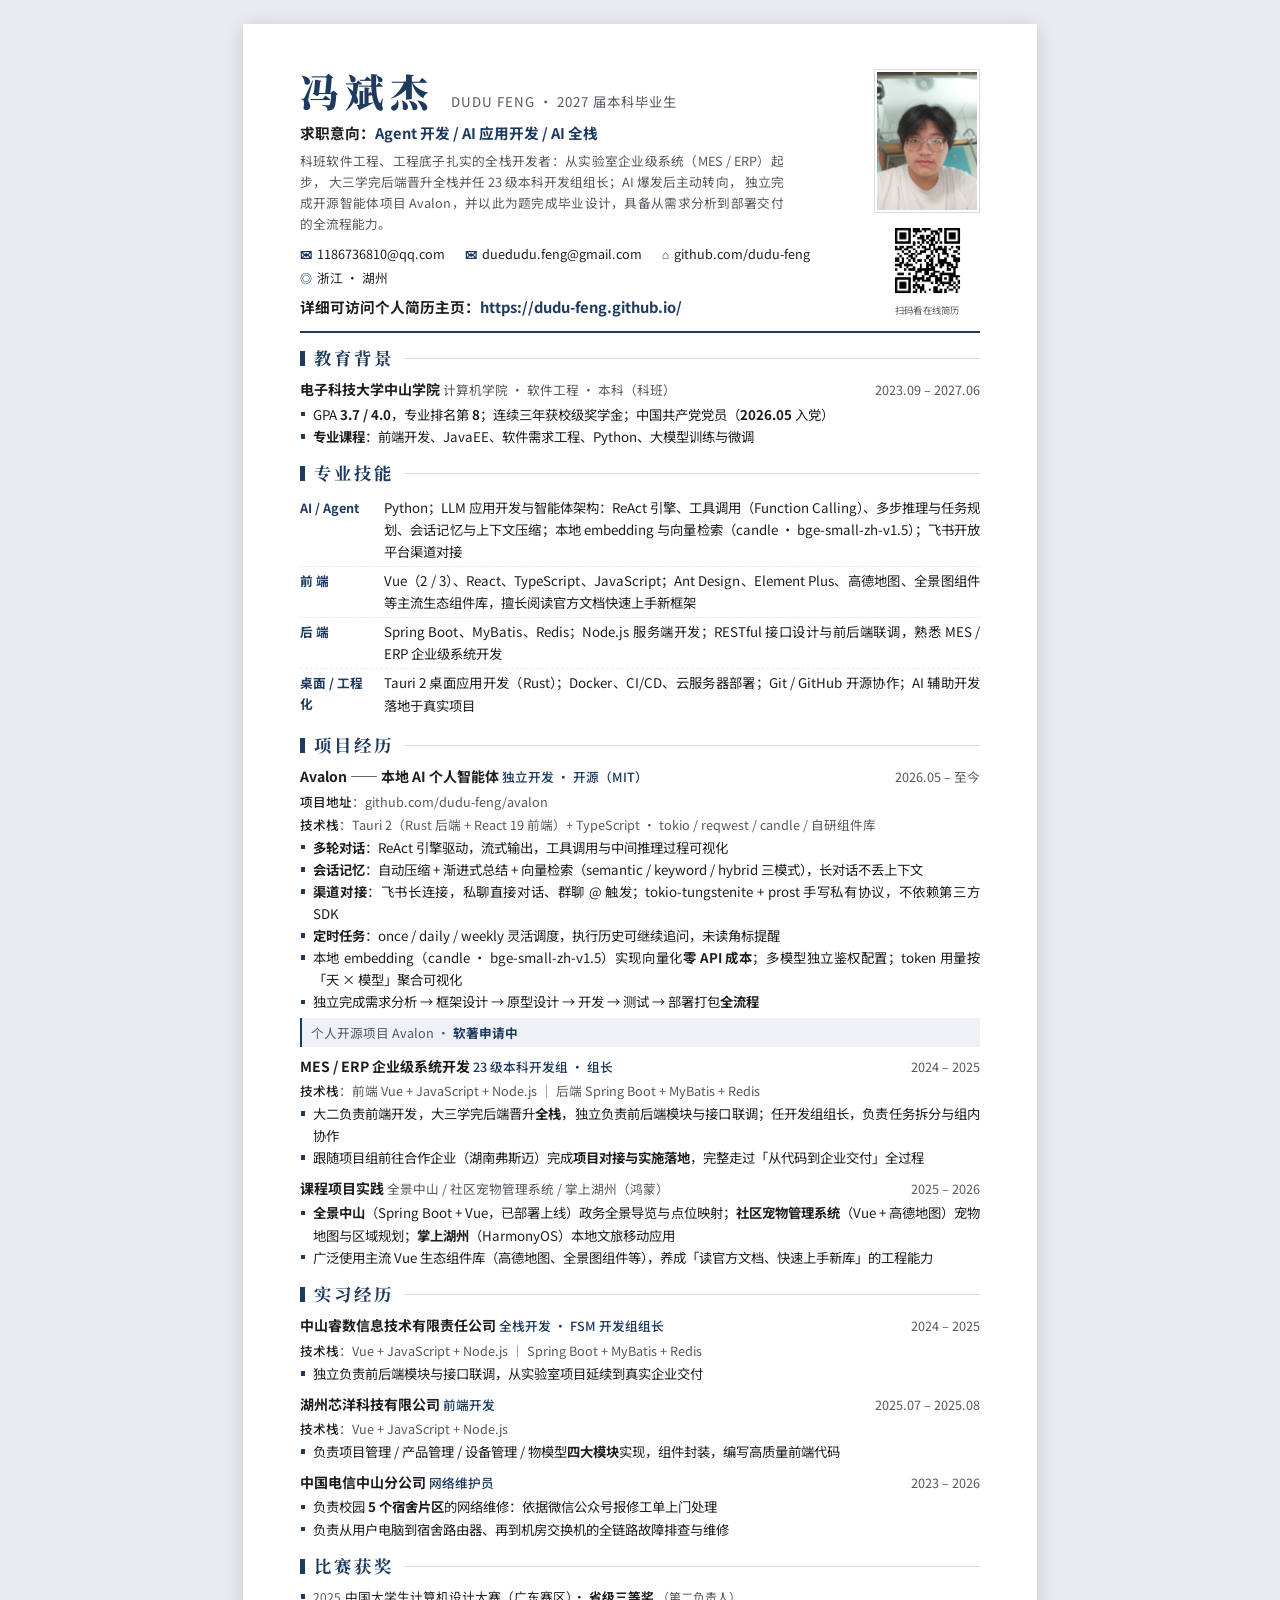
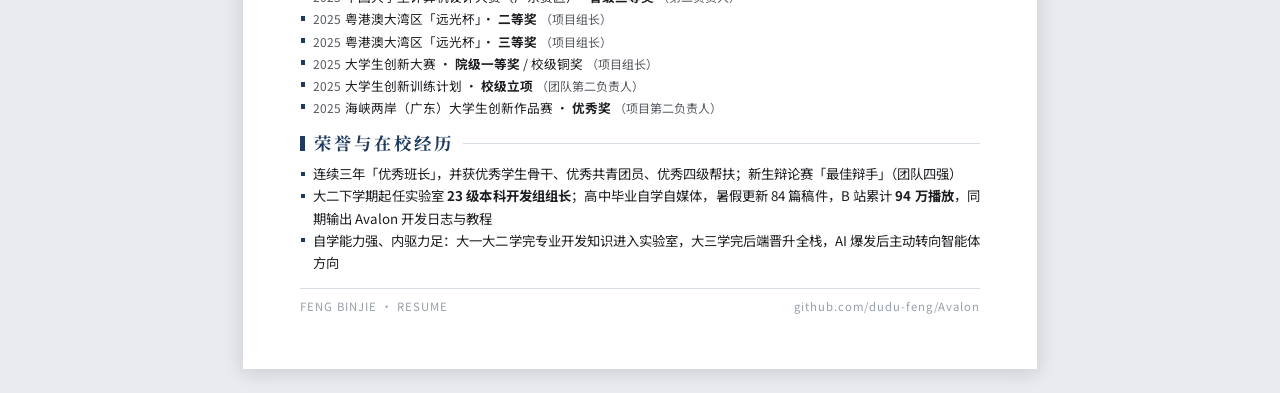
<file: signal/冯斌杰-27简历.html>
<!DOCTYPE html>
<html lang="zh-CN">
<head>
<meta charset="UTF-8" />
<meta name="viewport" content="width=device-width, initial-scale=1.0" />
<title>冯斌杰 - 个人简历</title>
<link rel="preconnect" href="https://fonts.googleapis.com" />
<link rel="preconnect" href="https://fonts.gstatic.com" crossorigin />
<link href="https://fonts.googleapis.com/css2?family=Noto+Sans+SC:wght@400;500;700&family=Noto+Serif+SC:wght@600;700;900&display=swap" rel="stylesheet" />
<style>
  :root {
    --ink: #1c1e21;          /* 正文墨色 */
    --ink-light: #55595f;    /* 次要信息 */
    --accent: #1e3a5f;       /* 传统藏蓝 */
    --accent-soft: #eef2f7;  /* 藏蓝浅底 */
    --rule: #d8dee6;         /* 分隔线 */
    --paper: #ffffff;
  }

  * { margin: 0; padding: 0; box-sizing: border-box; }

  html { -webkit-print-color-adjust: exact; print-color-adjust: exact; }

  body {
    font-family: "Noto Sans SC", "PingFang SC", "Microsoft YaHei", sans-serif;
    color: var(--ink);
    background: #e9ebee;
    font-size: 10pt;
    line-height: 1.66;
  }

  /* ===== A4 纸张 ===== */
  .sheet {
    width: 210mm;
    min-height: 297mm;
    margin: 24px auto;
    background: var(--paper);
    padding: 12mm 15mm 14mm;
    box-shadow: 0 3px 18px rgba(20, 30, 45, 0.16);
    position: relative;
  }

  /* ===== 页眉：姓名 / 意向 / 联系方式 ===== */
  .header {
    display: flex;
    justify-content: space-between;
    align-items: flex-start;
    padding-bottom: 11px;
    border-bottom: 2.5px solid var(--accent);
  }

  .header-main { flex: 1; }

  .name-row {
    display: flex;
    align-items: baseline;
    gap: 16px;
  }

  .name {
    font-family: "Noto Serif SC", "SimSun", serif;
    font-weight: 900;
    font-size: 29pt;
    letter-spacing: 6px;
    color: var(--accent);
    line-height: 1.15;
  }

  .name-en {
    font-size: 10pt;
    color: var(--ink-light);
    letter-spacing: 1px;
  }

  .intent {
    margin-top: 7px;
    font-size: 11pt;
    font-weight: 700;
    color: var(--ink);
  }

  .intent span { color: var(--accent); }

  .profile {
    margin-top: 5px;
    max-width: 128mm;
    color: var(--ink-light);
    font-size: 9.5pt;
    text-align: justify;
  }

  .contact {
    margin-top: 9px;
    display: flex;
    flex-wrap: wrap;
    gap: 3px 20px;
    font-size: 9.5pt;
    color: var(--ink);
  }

  .contact i {
    font-style: normal;
    color: var(--accent);
    font-weight: 700;
    margin-right: 5px;
    font-size: 9pt;
  }

  /* 右侧栏：证件照 + 简历二维码。
     二维码落在照片正下方，纵向正好与左侧「个人简历主页」那行网址齐平，
     读者看到网址的同时就能顺手扫码 */
  .header-aside {
    flex-shrink: 0;
    margin-left: 12px;
    display: flex;
    flex-direction: column;
    align-items: center;
    gap: 6px;
  }

  .photo {
    width: 28mm;
    height: 38mm;
    object-fit: cover;
    border: 1px solid var(--rule);
    padding: 2px;
  }

  .qr { margin: 0; text-align: center; }

  .qr__img {
    display: block;
    width: 22mm;
    height: 22mm;
  }

  .qr__cap {
    display: block;
    margin-top: 2px;
    font-size: 7pt;
    line-height: 1.3;
    color: var(--ink-light);
    letter-spacing: 0.3px;
  }

  /* ===== 章节标题（传统样式：色块 + 细线）===== */
  .section { margin-top: 11px; }

  .sec-title {
    display: flex;
    align-items: center;
    gap: 9px;
    margin-bottom: 6px;
  }

  .sec-title::before {
    content: "";
    width: 5px;
    height: 15px;
    background: var(--accent);
    flex-shrink: 0;
  }

  .sec-title h2 {
    font-family: "Noto Serif SC", "SimSun", serif;
    font-size: 13pt;
    font-weight: 700;
    letter-spacing: 3px;
    color: var(--accent);
  }

  .sec-title::after {
    content: "";
    flex: 1;
    height: 1px;
    background: var(--rule);
  }

  /* ===== 条目：标题行 + 时间右对齐 ===== */
  .entry { margin-bottom: 8px; }
  .entry:last-child { margin-bottom: 0; }

  .entry-head {
    display: flex;
    justify-content: space-between;
    align-items: baseline;
    gap: 10px;
  }

  .entry-title { font-weight: 700; font-size: 10.5pt; }

  .entry-sub { font-weight: 400; color: var(--ink-light); font-size: 9.5pt; }

  .entry-date {
    font-size: 9.5pt;
    color: var(--ink-light);
    white-space: nowrap;
    font-variant-numeric: tabular-nums;
  }

  .entry-title .role {
    font-weight: 500;
    color: var(--accent);
    font-size: 9.5pt;
  }

  ul.dots { list-style: none; margin-top: 2px; }
  ul.dots li {
    padding-left: 13px;
    position: relative;
    text-align: justify;
    color: var(--ink);
  }
  ul.dots li::before {
    content: "";
    position: absolute;
    left: 1px;
    top: 0.62em;
    width: 4.5px;
    height: 4.5px;
    background: var(--accent);
  }
  ul.dots li b { font-weight: 700; }

  .tech-line {
    font-size: 9.5pt;
    color: var(--ink-light);
    margin-top: 2px;
    text-align: justify;
  }
  .tech-line b { color: var(--ink); font-weight: 500; }

  /* 条目收尾的补充说明（如软著状态），浅底缩进块 */
  .note-line {
    margin-top: 4px;
    padding: 4px 9px;
    background: var(--accent-soft);
    border-left: 2.5px solid var(--accent);
    font-size: 9.5pt;
    color: var(--ink-light);
    text-align: justify;
  }
  .note-line b { color: var(--accent); font-weight: 700; }

  /* 技能分组 */
  .skill-row {
    display: flex;
    gap: 10px;
    padding: 3px 0;
  }
  .skill-row + .skill-row { border-top: 1px dashed #e6eaef; }
  .skill-key {
    flex-shrink: 0;
    width: 74px;
    font-weight: 700;
    color: var(--accent);
    font-size: 9.5pt;
  }
  .skill-val { flex: 1; text-align: justify; }

  /* 比赛获奖：赛事全称较长，单栏排列每条一行，比双栏折行更整齐且不额外占高 */
  .award-list {
    list-style: none;
    display: grid;
    grid-template-columns: 1fr;
    gap: 1px 0;
  }
  .award-list li {
    padding-left: 13px;
    position: relative;
    font-size: 9.5pt;
    text-align: justify;
  }
  .award-list li::before {
    content: "";
    position: absolute;
    left: 1px;
    top: 0.6em;
    width: 4.5px;
    height: 4.5px;
    background: var(--accent);
  }
  .award-list .yr { color: var(--ink-light); font-size: 9pt; margin-right: 4px; }
  .award-list .cap { color: var(--ink-light); font-size: 9pt; }

  /* 课程项目：一行式罗列，省版面 */
  .course-line {
    font-size: 9.5pt;
    color: var(--ink-light);
    text-align: justify;
  }
  .course-line b { color: var(--ink); font-weight: 500; }

  .foot-note {
    margin-top: 14px;
    padding-top: 8px;
    border-top: 1px solid var(--rule);
    display: flex;
    justify-content: space-between;
    font-size: 8.5pt;
    color: #98a0aa;
    letter-spacing: 1px;
  }

  /* ===== 打印适配 ===== */
  /* 由 @page 统一控制页边距，保证每一页都有相同留白（不依赖浏览器默认值） */
  @page { size: A4; margin: 12mm 14mm; }

  @media print {
    body { background: none; font-size: 10pt; }
    .sheet {
      width: auto;
      min-height: auto;
      margin: 0;
      padding: 0;
      box-shadow: none;
    }
    /* 细粒度分页：标题不孤悬、单条不断裂 */
    .sec-title { break-after: avoid; }
    /* 补充说明块是 Avalon 条目的收尾，允许其后分页，
       否则会被强制与下一条 MES 绑定、整组掉到第 2 页 */
    .entry-head, .tech-line { break-after: avoid; }
    .note-line { break-before: avoid; }
    /* 条目本身允许跨页，避免「整块掉页」在页尾留下大片空白；
       断点仍受上面 break-after: avoid 约束，不会出现标题孤悬 */
    ul.dots li, .skill-row, .award-list li, .foot-note { break-inside: avoid; }
  }

  @media screen and (max-width: 840px) {
    .sheet { width: 100%; margin: 0; padding: 20px 16px; }
    .header { flex-direction: column; }
    /* 窄屏改为「照片 + 二维码」横排置顶 */
    .header-aside {
      flex-direction: row;
      align-items: center;
      gap: 12px;
      margin: 0 0 10px;
      order: -1;
    }
  }
</style>
</head>
<body>

<div class="sheet">

  <!-- ============ 页眉 ============ -->
  <header class="header">
    <div class="header-main">
      <div class="name-row">
        <h1 class="name">冯斌杰</h1>
        <span class="name-en">DUDU FENG · 2027 届本科毕业生</span>
      </div>
      <p class="intent">求职意向：<span>Agent 开发 / AI 应用开发 / AI 全栈</span></p>
      <p class="profile">
        科班软件工程、工程底子扎实的全栈开发者：从实验室企业级系统（MES / ERP）起步，
        大三学完后端晋升全栈并任 23 级本科开发组组长；AI 爆发后主动转向，
        独立完成开源智能体项目 Avalon，并以此为题完成毕业设计，具备从需求分析到部署交付的全流程能力。
      </p>
      <div class="contact">
        <span><i>✉</i><span data-mail data-mail-user="1186736810" data-mail-host="qq,com">1186736810 [at] qq.com</span></span>
        <span><i>✉</i><span data-mail data-mail-user="duedudu,feng" data-mail-host="gmail,com">duedudu.feng [at] gmail.com</span></span>
        <span><i>⌂</i>github.com/dudu-feng</span>
        <span><i>◎</i>浙江 · 湖州</span>
      </div>
      <p class="intent">详细可访问个人简历主页：<span>https://dudu-feng.github.io/</span></p>
    </div>
    <div class="header-aside">
      <img class="photo" src="../assets/头像.jpg" alt="冯斌杰" />
      <figure class="qr">
        <img class="qr__img" src="../assets/简历二维码.png" alt="扫码访问 https://dudu-feng.github.io/" />
        <figcaption class="qr__cap">扫码看在线简历</figcaption>
      </figure>
    </div>
  </header>

  <!-- ============ 教育背景 ============ -->
  <section class="section">
    <div class="sec-title"><h2>教育背景</h2></div>
    <div class="entry">
      <div class="entry-head">
        <div class="entry-title">
          电子科技大学中山学院
          <span class="entry-sub">计算机学院 · 软件工程 · 本科（科班）</span>
        </div>
        <div class="entry-date">2023.09 – 2027.06</div>
      </div>
      <ul class="dots">
        <li>GPA <b>3.7 / 4.0</b>，专业排名第 <b>8</b>；连续三年获校级奖学金；中国共产党党员（<b>2026.05</b> 入党）</li>
        <li><b>专业课程</b>：前端开发、JavaEE、软件需求工程、Python、大模型训练与微调</li>
      </ul>
    </div>
  </section>

  <!-- ============ 专业技能 ============ -->
  <section class="section">
    <div class="sec-title"><h2>专业技能</h2></div>
    <div class="skill-row">
      <div class="skill-key">AI / Agent</div>
      <div class="skill-val">Python；LLM 应用开发与智能体架构：ReAct 引擎、工具调用（Function Calling）、多步推理与任务规划、会话记忆与上下文压缩；本地 embedding 与向量检索（candle · bge-small-zh-v1.5）；飞书开放平台渠道对接</div>
    </div>
    <div class="skill-row">
      <div class="skill-key">前&nbsp;端</div>
      <div class="skill-val">Vue（2 / 3）、React、TypeScript、JavaScript；Ant Design、Element Plus、高德地图、全景图组件等主流生态组件库，擅长阅读官方文档快速上手新框架</div>
    </div>
    <div class="skill-row">
      <div class="skill-key">后&nbsp;端</div>
      <div class="skill-val">Spring Boot、MyBatis、Redis；Node.js 服务端开发；RESTful 接口设计与前后端联调，熟悉 MES / ERP 企业级系统开发</div>
    </div>
    <div class="skill-row">
      <div class="skill-key">桌面 / 工程化</div>
      <div class="skill-val">Tauri 2 桌面应用开发（Rust）；Docker、CI/CD、云服务器部署；Git / GitHub 开源协作；AI 辅助开发落地于真实项目</div>
    </div>
  </section>

  <!-- ============ 项目经历 ============ -->
  <section class="section">
    <div class="sec-title"><h2>项目经历</h2></div>

    <div class="entry">
      <div class="entry-head">
        <div class="entry-title">
          Avalon —— 本地 AI 个人智能体
          <span class="role">独立开发 · 开源（MIT）</span>
        </div>
        <div class="entry-date">2026.05 – 至今</div>
      </div>
      <p class="tech-line"><b>项目地址</b>：github.com/dudu-feng/avalon</p>
      <p class="tech-line"><b>技术栈</b>：Tauri 2（Rust 后端 + React 19 前端）+ TypeScript · tokio / reqwest / candle / 自研组件库</p>
      <ul class="dots">
        <li><b>多轮对话</b>：ReAct 引擎驱动，流式输出，工具调用与中间推理过程可视化</li>
        <li><b>会话记忆</b>：自动压缩 + 渐进式总结 + 向量检索（semantic / keyword / hybrid 三模式），长对话不丢上下文</li>
        <li><b>渠道对接</b>：飞书长连接，私聊直接对话、群聊 @ 触发；tokio-tungstenite + prost 手写私有协议，不依赖第三方 SDK</li>
        <li><b>定时任务</b>：once / daily / weekly 灵活调度，执行历史可继续追问，未读角标提醒</li>
        <li>本地 embedding（candle · bge-small-zh-v1.5）实现向量化<b>零 API 成本</b>；多模型独立鉴权配置；token 用量按「天 × 模型」聚合可视化</li>
        <li>独立完成需求分析 → 框架设计 → 原型设计 → 开发 → 测试 → 部署打包<b>全流程</b></li>
      </ul>
      <p class="note-line">
        个人开源项目 Avalon · <b>软著申请中</b>
      </p>
    </div>

    <div class="entry">
      <div class="entry-head">
        <div class="entry-title">
          MES / ERP 企业级系统开发
          <span class="role">23 级本科开发组 · 组长</span>
        </div>
        <div class="entry-date">2024 – 2025</div>
      </div>
      <p class="tech-line"><b>技术栈</b>：前端 Vue + JavaScript + Node.js ｜ 后端 Spring Boot + MyBatis + Redis</p>
      <ul class="dots">
        <li>大二负责前端开发，大三学完后端晋升<b>全栈</b>，独立负责前后端模块与接口联调；任开发组组长，负责任务拆分与组内协作</li>
        <li>跟随项目组前往合作企业（湖南弗斯迈）完成<b>项目对接与实施落地</b>，完整走过「从代码到企业交付」全过程</li>
      </ul>
    </div>

    <div class="entry">
      <div class="entry-head">
        <div class="entry-title">
          课程项目实践
          <span class="entry-sub">全景中山 / 社区宠物管理系统 / 掌上湖州（鸿蒙）</span>
        </div>
        <div class="entry-date">2025 – 2026</div>
      </div>
      <ul class="dots">
        <li><b>全景中山</b>（Spring Boot + Vue，已部署上线）政务全景导览与点位映射；<b>社区宠物管理系统</b>（Vue + 高德地图）宠物地图与区域规划；<b>掌上湖州</b>（HarmonyOS）本地文旅移动应用</li>
        <li>广泛使用主流 Vue 生态组件库（高德地图、全景图组件等），养成「读官方文档、快速上手新库」的工程能力</li>
      </ul>
    </div>
  </section>

  <!-- ============ 实习经历 ============ -->
  <section class="section">
    <div class="sec-title"><h2>实习经历</h2></div>

    <div class="entry">
      <div class="entry-head">
        <div class="entry-title">
          中山睿数信息技术有限责任公司
          <span class="role">全栈开发 · FSM 开发组组长</span>
        </div>
        <div class="entry-date">2024 – 2025</div>
      </div>
      <p class="tech-line"><b>技术栈</b>：Vue + JavaScript + Node.js ｜ Spring Boot + MyBatis + Redis</p>
      <ul class="dots">
        <li>独立负责前后端模块与接口联调，从实验室项目延续到真实企业交付</li>
      </ul>
    </div>

    <div class="entry">
      <div class="entry-head">
        <div class="entry-title">
          湖州芯洋科技有限公司
          <span class="role">前端开发</span>
        </div>
        <div class="entry-date">2025.07 – 2025.08</div>
      </div>
      <p class="tech-line"><b>技术栈</b>：Vue + JavaScript + Node.js</p>
      <ul class="dots">
        <li>负责项目管理 / 产品管理 / 设备管理 / 物模型<b>四大模块</b>实现，组件封装，编写高质量前端代码</li>
      </ul>
    </div>

    <div class="entry">
      <div class="entry-head">
        <div class="entry-title">
          中国电信中山分公司
          <span class="role">网络维护员</span>
        </div>
        <div class="entry-date">2023 – 2026</div>
      </div>
      <ul class="dots">
        <li>负责校园 <b>5 个宿舍片区</b>的网络维修：依据微信公众号报修工单上门处理</li>
        <li>负责从用户电脑到宿舍路由器、再到机房交换机的全链路故障排查与维修</li>
      </ul>
    </div>
  </section>

  <!-- ============ 比赛获奖 ============ -->
  <section class="section">
    <div class="sec-title"><h2>比赛获奖</h2></div>
    <ul class="award-list">
      <li><span class="yr">2025</span>中国大学生计算机设计大赛（广东赛区）· <b>省级三等奖</b> <span class="cap">（第二负责人）</span></li>
      <li><span class="yr">2025</span>粤港澳大湾区「远光杯」· <b>二等奖</b> <span class="cap">（项目组长）</span></li>
      <li><span class="yr">2025</span>粤港澳大湾区「远光杯」· <b>三等奖</b> <span class="cap">（项目组长）</span></li>
      <li><span class="yr">2025</span>大学生创新大赛 · <b>院级一等奖</b> / 校级铜奖 <span class="cap">（项目组长）</span></li>
      <li><span class="yr">2025</span>大学生创新训练计划 · <b>校级立项</b> <span class="cap">（团队第二负责人）</span></li>
      <li><span class="yr">2025</span>海峡两岸（广东）大学生创新作品赛 · <b>优秀奖</b> <span class="cap">（项目第二负责人）</span></li>
    </ul>
  </section>

  <!-- ============ 荣誉与在校经历 ============ -->
  <section class="section">
    <div class="sec-title"><h2>荣誉与在校经历</h2></div>
    <ul class="dots">
      <li>连续三年「优秀班长」，并获优秀学生骨干、优秀共青团员、优秀四级帮扶；新生辩论赛「最佳辩手」（团队四强）</li>
      <li>大二下学期起任实验室 <b>23 级本科开发组组长</b>；高中毕业自学自媒体，暑假更新 84 篇稿件，B 站累计 <b>94 万播放</b>，同期输出 Avalon 开发日志与教程</li>
      <li>自学能力强、内驱力足：大一大二学完专业开发知识进入实验室，大三学完后端晋升全栈，AI 爆发后主动转向智能体方向</li>
    </ul>
  </section>

  <div class="foot-note">
    <span>FENG BINJIE · RESUME</span>
    <span>github.com/dudu-feng/Avalon</span>
  </div>

</div>

<script>
  /* 邮箱拼接注入：源码中不出现完整地址与邮件协议，规避正则爬虫；
     打印 / 导出 PDF 时 JS 已执行，PDF 中仍是完整邮箱。 */
  Array.prototype.forEach.call(document.querySelectorAll('[data-mail]'), function (el) {
    var user = (el.getAttribute('data-mail-user') || '').split(',').join('.');
    var host = (el.getAttribute('data-mail-host') || '').split(',').join('.');
    if (user && host) el.textContent = user + '@' + host;
  });
</script>

</body>
</html>
</file>
